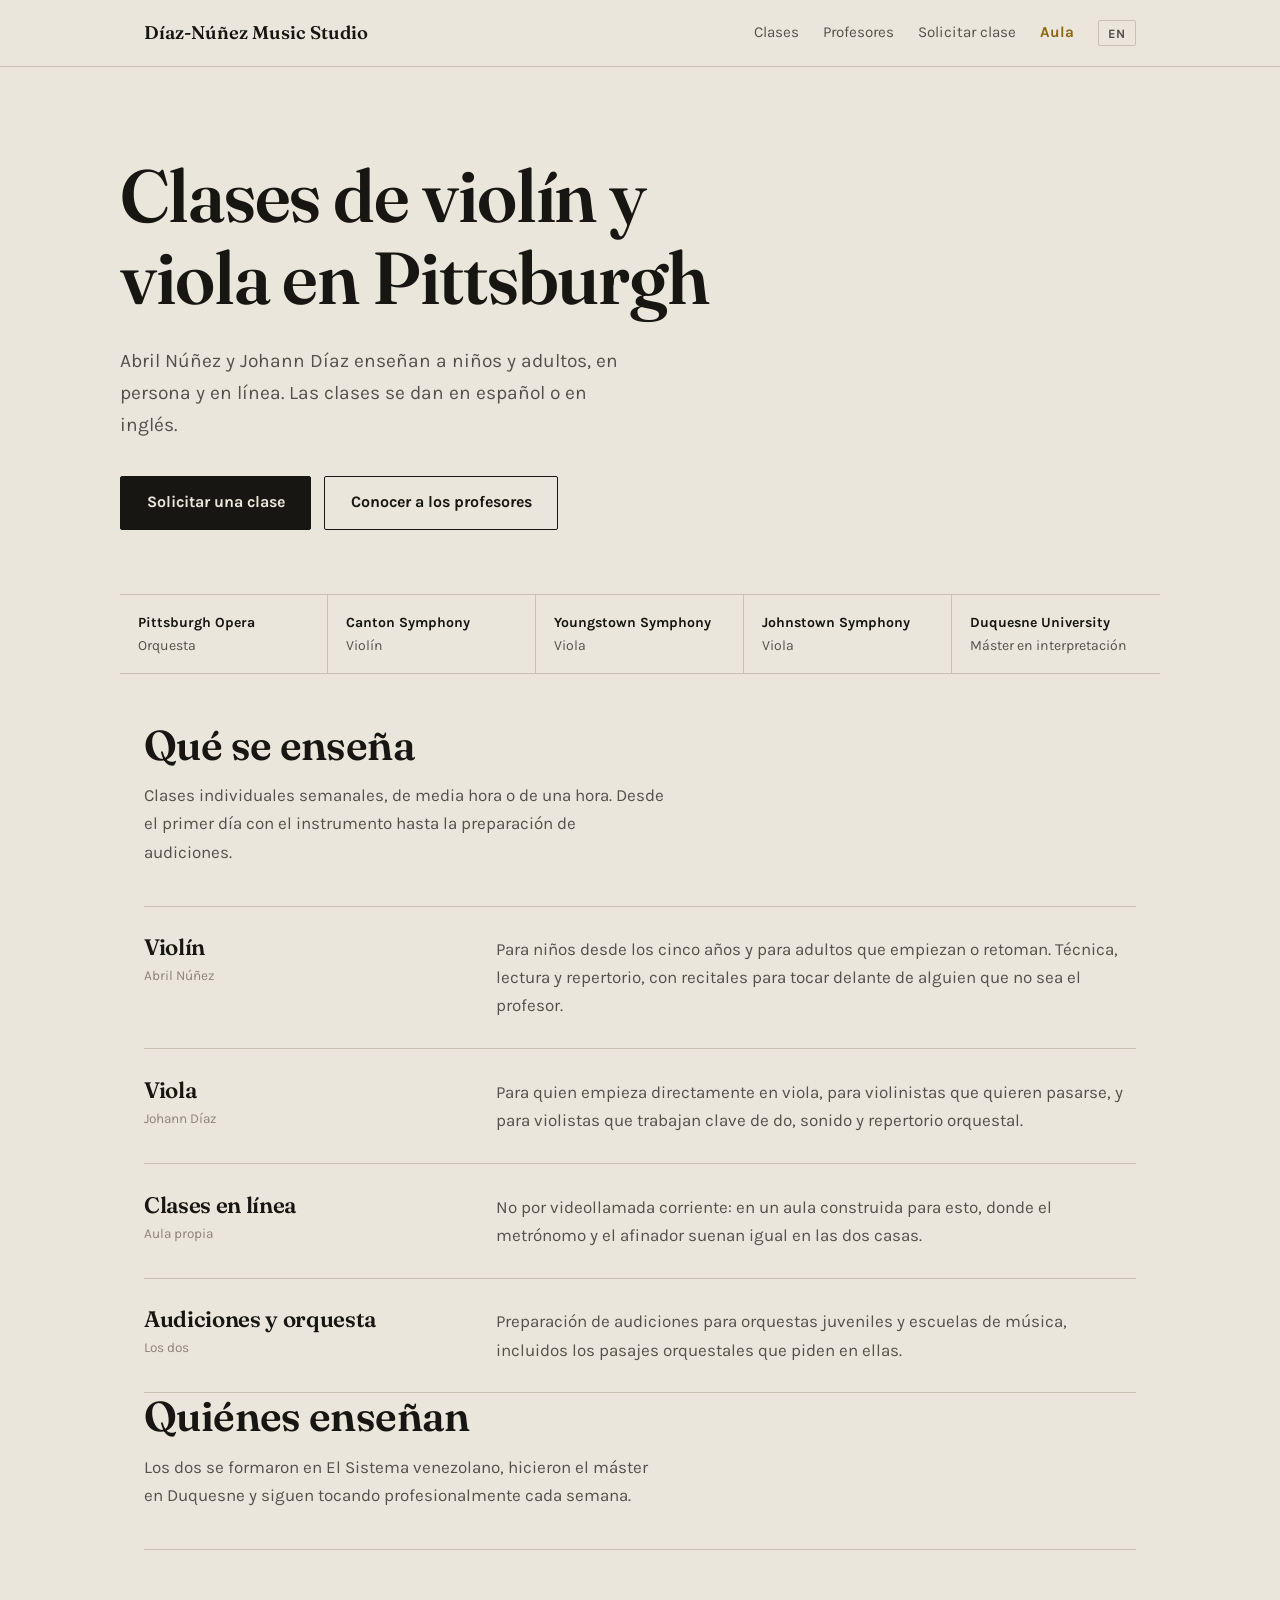
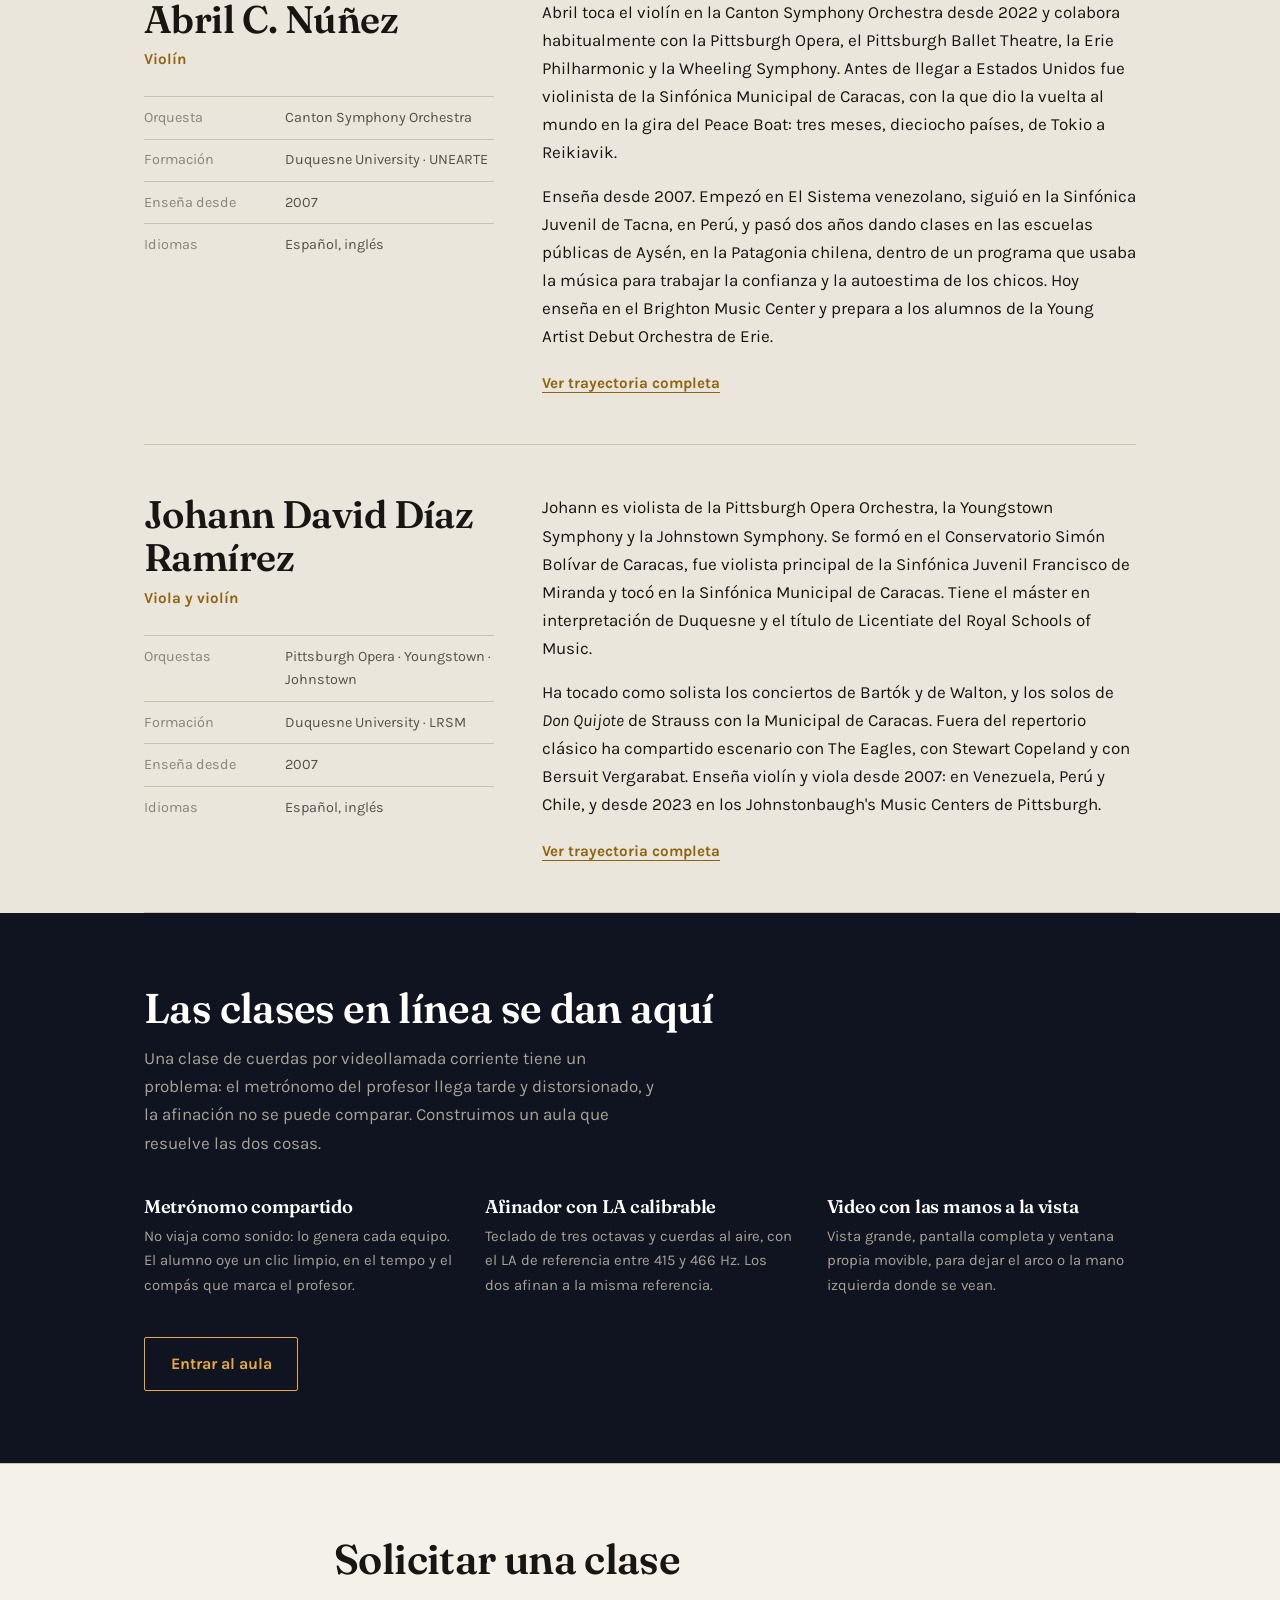
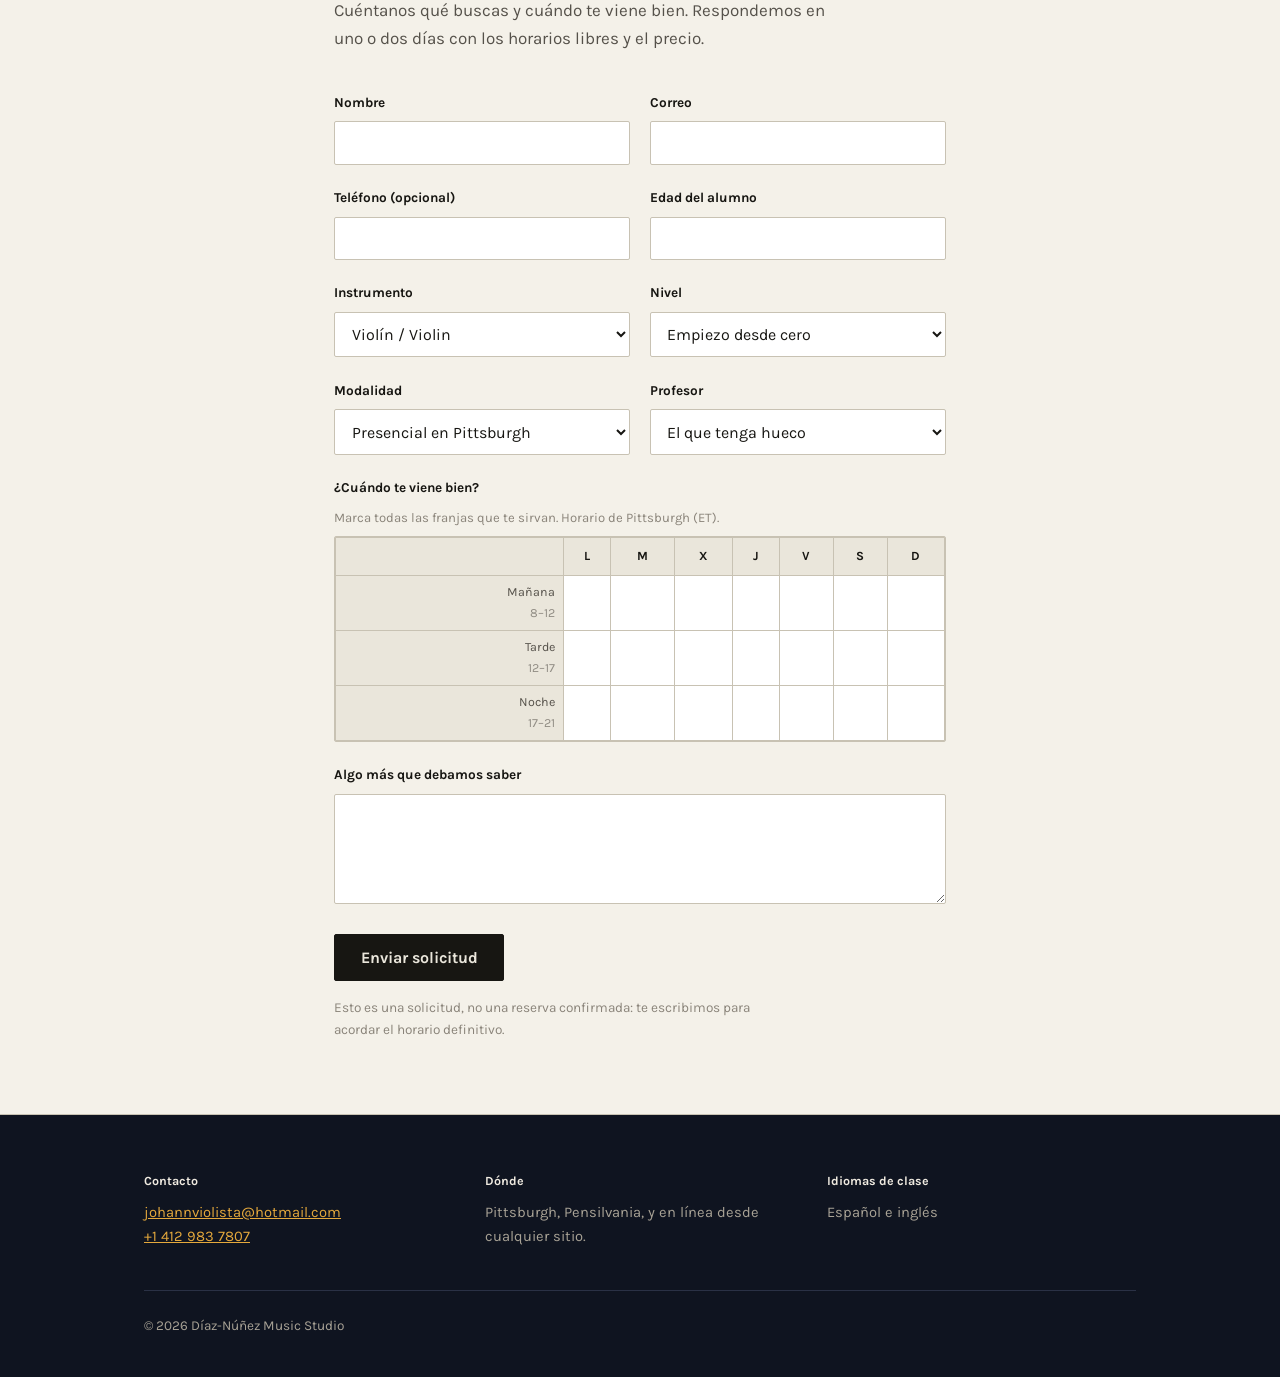
<file: index.html>
<!DOCTYPE html>
<html lang="es">
<head>
  <meta charset="UTF-8" />
  <meta name="viewport" content="width=device-width, initial-scale=1.0" />
  <title>Díaz-Núñez Music Studio | Clases de violín y viola en Pittsburgh</title>
  <meta name="description" content="Clases privadas de violín y viola en Pittsburgh, presenciales y en línea, con músicos de la Pittsburgh Opera y la Canton Symphony. Se enseña en español e inglés." />
  <link rel="preconnect" href="https://fonts.googleapis.com" />
  <link rel="preconnect" href="https://fonts.gstatic.com" crossorigin />
  <link href="https://fonts.googleapis.com/css2?family=Fraunces:opsz,wght@9..144,400;9..144,600&family=Karla:wght@400;500;700&display=swap" rel="stylesheet" />
  <link rel="stylesheet" href="home.css?v=10" />
</head>
<body>

<header class="site-head">
  <div class="wrap">
    <a href="#" class="wordmark">Díaz-Núñez Music Studio</a>
    <nav class="site-nav">
      <a href="#clases" class="hide-sm"><span class="es-only">Clases</span><span class="en-only">Lessons</span></a>
      <a href="#profesores" class="hide-sm"><span class="es-only">Profesores</span><span class="en-only">Faculty</span></a>
      <a href="#solicitar"><span class="es-only">Solicitar clase</span><span class="en-only">Request a lesson</span></a>
      <a href="aula.html" class="to-classroom"><span class="es-only">Aula</span><span class="en-only">Classroom</span></a>
      <button class="lang-toggle" id="lang-toggle" onclick="toggleLanguage()">EN</button>
    </nav>
  </div>
</header>

<!-- Portada: el cartel de un recital. Dónde tocan es la credencial. -->
<div class="bill wrap">
  <h1>
    <span class="es-only">Clases de violín y viola en Pittsburgh</span>
    <span class="en-only">Violin and viola lessons in Pittsburgh</span>
  </h1>
  <p class="lede">
    <span class="es-only">Abril Núñez y Johann Díaz enseñan a niños y adultos, en persona y en línea. Las clases se dan en español o en inglés.</span>
    <span class="en-only">Abril Núñez and Johann Díaz teach children and adults, in person and online. Lessons are taught in Spanish or English.</span>
  </p>
  <div class="bill-actions">
    <a href="#solicitar" class="btn btn-solid"><span class="es-only">Solicitar una clase</span><span class="en-only">Request a lesson</span></a>
    <a href="#profesores" class="btn btn-line"><span class="es-only">Conocer a los profesores</span><span class="en-only">Meet the teachers</span></a>
  </div>

  <ul class="pit-rail">
    <li><strong>Pittsburgh Opera</strong> <span class="es-only">Orquesta</span><span class="en-only">Orchestra</span></li>
    <li><strong>Canton Symphony</strong> <span class="es-only">Violín</span><span class="en-only">Violin</span></li>
    <li><strong>Youngstown Symphony</strong> <span class="es-only">Viola</span><span class="en-only">Viola</span></li>
    <li><strong>Johnstown Symphony</strong> <span class="es-only">Viola</span><span class="en-only">Viola</span></li>
    <li><strong>Duquesne University</strong> <span class="es-only">Máster en interpretación</span><span class="en-only">Master of Music</span></li>
  </ul>
</div>

<!-- Clases -->
<section id="clases" class="wrap">
  <div class="section-head">
    <h2><span class="es-only">Qué se enseña</span><span class="en-only">What we teach</span></h2>
    <p>
      <span class="es-only">Clases individuales semanales, de media hora o de una hora. Desde el primer día con el instrumento hasta la preparación de audiciones.</span>
      <span class="en-only">Weekly private lessons, half an hour or a full hour. From a first day holding the instrument to audition preparation.</span>
    </p>
  </div>

  <div class="offer">
    <div class="offer-row">
      <div>
        <h3><span class="es-only">Violín</span><span class="en-only">Violin</span></h3>
        <div class="who">Abril Núñez</div>
      </div>
      <p>
        <span class="es-only">Para niños desde los cinco años y para adultos que empiezan o retoman. Técnica, lectura y repertorio, con recitales para tocar delante de alguien que no sea el profesor.</span>
        <span class="en-only">For children from age five and for adults starting out or coming back. Technique, reading and repertoire, with recitals so students play for someone other than their teacher.</span>
      </p>
    </div>

    <div class="offer-row">
      <div>
        <h3><span class="es-only">Viola</span><span class="en-only">Viola</span></h3>
        <div class="who">Johann Díaz</div>
      </div>
      <p>
        <span class="es-only">Para quien empieza directamente en viola, para violinistas que quieren pasarse, y para violistas que trabajan clave de do, sonido y repertorio orquestal.</span>
        <span class="en-only">For those starting directly on viola, for violinists making the switch, and for violists working on alto clef, sound and orchestral repertoire.</span>
      </p>
    </div>

    <div class="offer-row">
      <div>
        <h3><span class="es-only">Clases en línea</span><span class="en-only">Online lessons</span></h3>
        <div class="who"><span class="es-only">Aula propia</span><span class="en-only">Our own classroom</span></div>
      </div>
      <p>
        <span class="es-only">No por videollamada corriente: en un aula construida para esto, donde el metrónomo y el afinador suenan igual en las dos casas.</span>
        <span class="en-only">Not over a generic video call: in a classroom built for this, where the metronome and the tuner are identical in both homes.</span>
      </p>
    </div>

    <div class="offer-row">
      <div>
        <h3><span class="es-only">Audiciones y orquesta</span><span class="en-only">Auditions and orchestra</span></h3>
        <div class="who"><span class="es-only">Los dos</span><span class="en-only">Both teachers</span></div>
      </div>
      <p>
        <span class="es-only">Preparación de audiciones para orquestas juveniles y escuelas de música, incluidos los pasajes orquestales que piden en ellas.</span>
        <span class="en-only">Preparation for youth orchestra and music school auditions, including the orchestral excerpts they ask for.</span>
      </p>
    </div>
  </div>
</section>

<!-- Profesores -->
<section id="profesores" class="wrap">
  <div class="section-head">
    <h2><span class="es-only">Quiénes enseñan</span><span class="en-only">Who teaches</span></h2>
    <p>
      <span class="es-only">Los dos se formaron en El Sistema venezolano, hicieron el máster en Duquesne y siguen tocando profesionalmente cada semana.</span>
      <span class="en-only">Both trained in Venezuela's El Sistema, earned their master's at Duquesne, and still perform professionally every week.</span>
    </p>
  </div>

  <div class="faculty">

    <article class="player">
      <div class="player-grid">
        <div>
          <h3>Abril C. Núñez</h3>
          <div class="role"><span class="es-only">Violín</span><span class="en-only">Violin</span></div>
          <dl class="facts">
            <div><dt><span class="es-only">Orquesta</span><span class="en-only">Orchestra</span></dt><dd>Canton Symphony Orchestra</dd></div>
            <div><dt><span class="es-only">Formación</span><span class="en-only">Education</span></dt><dd>Duquesne University · UNEARTE</dd></div>
            <div><dt><span class="es-only">Enseña desde</span><span class="en-only">Teaching since</span></dt><dd>2007</dd></div>
            <div><dt><span class="es-only">Idiomas</span><span class="en-only">Languages</span></dt><dd><span class="es-only">Español, inglés</span><span class="en-only">Spanish, English</span></dd></div>
          </dl>
        </div>

        <div class="bio">
          <div class="es-only">
            <p>Abril toca el violín en la Canton Symphony Orchestra desde 2022 y colabora habitualmente con la Pittsburgh Opera, el Pittsburgh Ballet Theatre, la Erie Philharmonic y la Wheeling Symphony. Antes de llegar a Estados Unidos fue violinista de la Sinfónica Municipal de Caracas, con la que dio la vuelta al mundo en la gira del Peace Boat: tres meses, dieciocho países, de Tokio a Reikiavik.</p>
            <p>Enseña desde 2007. Empezó en El Sistema venezolano, siguió en la Sinfónica Juvenil de Tacna, en Perú, y pasó dos años dando clases en las escuelas públicas de Aysén, en la Patagonia chilena, dentro de un programa que usaba la música para trabajar la confianza y la autoestima de los chicos. Hoy enseña en el Brighton Music Center y prepara a los alumnos de la Young Artist Debut Orchestra de Erie.</p>
          </div>
          <div class="en-only">
            <p>Abril has played violin with the Canton Symphony Orchestra since 2022 and performs regularly with Pittsburgh Opera, Pittsburgh Ballet Theatre, the Erie Philharmonic and the Wheeling Symphony. Before moving to the United States she played with the Municipal Symphony of Caracas, touring the world aboard the Peace Boat: three months, eighteen countries, Tokyo to Reykjavik.</p>
            <p>She has taught since 2007 — first in Venezuela's El Sistema, then with the Tacna Youth Symphony in Peru, then two years teaching across the public schools of Aysén, in Chilean Patagonia, in a program that used music to build children's confidence. She now teaches at Brighton Music Center and coaches students of the Young Artist Debut Orchestra in Erie.</p>
          </div>

          <button class="more-btn" type="button" data-more="abril-more" aria-expanded="false" aria-controls="abril-more">
            <span class="es-only">Ver trayectoria completa</span><span class="en-only">Full background</span>
          </button>

          <div class="more-panel" id="abril-more" hidden>
            <h4><span class="es-only">Orquestas</span><span class="en-only">Orchestras</span></h4>
            <ul>
              <li>Canton Symphony Orchestra <span class="es-only">— violín II (sección), desde 2022</span><span class="en-only">— second violin (section), since 2022</span></li>
              <li>Westmoreland Symphony Orchestra <span class="es-only">— violín I (sección), 2022–2023</span><span class="en-only">— first violin (section), 2022–2023</span></li>
              <li><span class="es-only">Sinfónica Municipal de Caracas — violín I (sección), 2015–2018</span><span class="en-only">Municipal Symphony of Caracas — first violin (section), 2015–2018</span></li>
              <li><span class="es-only">Sinfónica del Estado Yaracuy, Venezuela — 2001–2015</span><span class="en-only">Yaracuy State Symphony, Venezuela — 2001–2015</span></li>
              <li><span class="es-only">Colabora con Pittsburgh Opera, Pittsburgh Ballet Theatre, Wheeling, Youngstown, Erie Philharmonic, Butler County, Altoona y Washington Symphony</span><span class="en-only">Also performs with Pittsburgh Opera, Pittsburgh Ballet Theatre, Wheeling, Youngstown, Erie Philharmonic, Butler County, Altoona and Washington Symphony</span></li>
            </ul>

            <h4><span class="es-only">Como solista</span><span class="en-only">As soloist</span></h4>
            <ul>
              <li><span class="es-only">Bach, Concierto para dos violines BWV 1043 — Sinfónica Municipal de Caracas</span><span class="en-only">Bach, Double Violin Concerto BWV 1043 — Municipal Symphony of Caracas</span></li>
              <li><span class="es-only">Corelli, Concerto grosso op. 6 n.º 4 — Sinfónica Municipal de Caracas</span><span class="en-only">Corelli, Concerto grosso op. 6 no. 4 — Municipal Symphony of Caracas</span></li>
              <li><span class="es-only">Vivaldi, Concierto para cuatro violines RV 580 — Sinfónica del Estado Yaracuy</span><span class="en-only">Vivaldi, Concerto for Four Violins RV 580 — Yaracuy State Symphony</span></li>
              <li><span class="es-only">Recital de máster, PNC Recital Hall, Duquesne University (2023)</span><span class="en-only">Graduate recital, PNC Recital Hall, Duquesne University (2023)</span></li>
            </ul>

            <h4><span class="es-only">Festivales y giras</span><span class="en-only">Festivals and tours</span></h4>
            <ul>
              <li>Buzzards Bay Musicfest · Sunflower Music Festival (2025, 2026)</li>
              <li>Ohio Light Opera (2022)</li>
              <li><span class="es-only">Gira mundial del Peace Boat con la Municipal de Caracas (2017)</span><span class="en-only">Peace Boat world tour with the Municipal of Caracas (2017)</span></li>
              <li><span class="es-only">Festival de Inverno de Campos do Jordão, Brasil (2016)</span><span class="en-only">Campos do Jordão Winter Festival, Brazil (2016)</span></li>
              <li><span class="es-only">Concierto con Andrea Bocelli (2024)</span><span class="en-only">Concert with Andrea Bocelli (2024)</span></li>
            </ul>

            <h4><span class="es-only">Enseñanza</span><span class="en-only">Teaching</span></h4>
            <ul>
              <li><span class="es-only">Brighton Music Center, Pittsburgh (desde 2024)</span><span class="en-only">Brighton Music Center, Pittsburgh (since 2024)</span></li>
              <li><span class="es-only">Young Artist Debut Orchestra, Erie (desde 2023)</span><span class="en-only">Young Artist Debut Orchestra, Erie (since 2023)</span></li>
              <li><span class="es-only">FOJI, orquestas juveniles de Chile — Aysén (2019–2021)</span><span class="en-only">FOJI, Chilean youth orchestras — Aysén (2019–2021)</span></li>
              <li><span class="es-only">Sinfónica Juvenil e Infantil de Tacna, Perú (2018)</span><span class="en-only">Tacna Youth and Children's Symphony, Peru (2018)</span></li>
              <li><span class="es-only">El Sistema, Venezuela (2007–2016)</span><span class="en-only">El Sistema, Venezuela (2007–2016)</span></li>
              <li><span class="es-only">Curso de filosofía Suzuki, Asociación Suzuki del Perú (2021)</span><span class="en-only">Suzuki philosophy course, Peru Suzuki Association (2021)</span></li>
            </ul>
          </div>
        </div>
      </div>
    </article>

    <article class="player">
      <div class="player-grid">
        <div>
          <h3>Johann David Díaz Ramírez</h3>
          <div class="role"><span class="es-only">Viola y violín</span><span class="en-only">Viola and violin</span></div>
          <dl class="facts">
            <div><dt><span class="es-only">Orquestas</span><span class="en-only">Orchestras</span></dt><dd>Pittsburgh Opera · Youngstown · Johnstown</dd></div>
            <div><dt><span class="es-only">Formación</span><span class="en-only">Education</span></dt><dd>Duquesne University · LRSM</dd></div>
            <div><dt><span class="es-only">Enseña desde</span><span class="en-only">Teaching since</span></dt><dd>2007</dd></div>
            <div><dt><span class="es-only">Idiomas</span><span class="en-only">Languages</span></dt><dd><span class="es-only">Español, inglés</span><span class="en-only">Spanish, English</span></dd></div>
          </dl>
        </div>

        <div class="bio">
          <div class="es-only">
            <p>Johann es violista de la Pittsburgh Opera Orchestra, la Youngstown Symphony y la Johnstown Symphony. Se formó en el Conservatorio Simón Bolívar de Caracas, fue violista principal de la Sinfónica Juvenil Francisco de Miranda y tocó en la Sinfónica Municipal de Caracas. Tiene el máster en interpretación de Duquesne y el título de Licentiate del Royal Schools of Music.</p>
            <p>Ha tocado como solista los conciertos de Bartók y de Walton, y los solos de <em>Don Quijote</em> de Strauss con la Municipal de Caracas. Fuera del repertorio clásico ha compartido escenario con The Eagles, con Stewart Copeland y con Bersuit Vergarabat. Enseña violín y viola desde 2007: en Venezuela, Perú y Chile, y desde 2023 en los Johnstonbaugh's Music Centers de Pittsburgh.</p>
          </div>
          <div class="en-only">
            <p>Johann plays viola with the Pittsburgh Opera Orchestra, the Youngstown Symphony and the Johnstown Symphony. He trained at the Simón Bolívar Conservatory in Caracas, was principal violist of the Francisco de Miranda Youth Symphony and played with the Municipal Symphony of Caracas. He holds a master's in performance from Duquesne and a Licentiate from the Royal Schools of Music.</p>
            <p>As a soloist he has performed the Bartók and Walton concertos and the <em>Don Quixote</em> viola solos with the Municipal of Caracas. Outside the classical repertoire he has shared a stage with The Eagles, Stewart Copeland and Bersuit Vergarabat. He has taught violin and viola since 2007: in Venezuela, Peru and Chile, and since 2023 at Johnstonbaugh's Music Centers in Pittsburgh.</p>
          </div>

          <button class="more-btn" type="button" data-more="johann-more" aria-expanded="false" aria-controls="johann-more">
            <span class="es-only">Ver trayectoria completa</span><span class="en-only">Full background</span>
          </button>

          <div class="more-panel" id="johann-more" hidden>
            <h4><span class="es-only">Orquestas</span><span class="en-only">Orchestras</span></h4>
            <ul>
              <li>Pittsburgh Opera Orchestra <span class="es-only">— desde 2024</span><span class="en-only">— since 2024</span></li>
              <li>Youngstown Symphony Orchestra <span class="es-only">— desde 2024</span><span class="en-only">— since 2024</span></li>
              <li>Johnstown Symphony Orchestra <span class="es-only">— desde 2025</span><span class="en-only">— since 2025</span></li>
              <li><span class="es-only">Sinfónica Municipal de Caracas — viola, 2015–2018</span><span class="en-only">Municipal Symphony of Caracas — viola, 2015–2018</span></li>
              <li><span class="es-only">Sinfónica Juvenil Francisco de Miranda — viola principal, 2012–2014</span><span class="en-only">Francisco de Miranda Youth Symphony — principal viola, 2012–2014</span></li>
              <li><span class="es-only">Sustituto en Canton, Erie Philharmonic, Wheeling, Westmoreland, Butler County, Altoona y Washington Symphony</span><span class="en-only">Substitute with Canton, Erie Philharmonic, Wheeling, Westmoreland, Butler County, Altoona and Washington Symphony</span></li>
            </ul>

            <h4><span class="es-only">Como solista</span><span class="en-only">As soloist</span></h4>
            <ul>
              <li><span class="es-only">Concierto para viola de Bartók y concierto de Walton (Santo Domingo, 2019)</span><span class="en-only">Bartók Viola Concerto and Walton Viola Concerto (Santo Domingo, 2019)</span></li>
              <li><span class="es-only">Strauss, <em>Don Quijote</em> op. 35 — solos de viola, Caracas (2016)</span><span class="en-only">Strauss, <em>Don Quixote</em> op. 35 — viola solos, Caracas (2016)</span></li>
              <li><span class="es-only">Bach, 3.ª Suite y <em>Cadenza</em> de Penderecki (Duquesne, 2023)</span><span class="en-only">Bach, Third Suite and Penderecki's <em>Cadenza</em> (Duquesne, 2023)</span></li>
            </ul>

            <h4><span class="es-only">Música de cámara y festivales</span><span class="en-only">Chamber music and festivals</span></h4>
            <ul>
              <li>Sunflower Music Festival, Topeka · Buzzards Bay Musicfest, Marion</li>
              <li><span class="es-only">Gira internacional con la Municipal de Caracas: Japón, Singapur, Tailandia, Sri Lanka, Italia, España, Portugal, Francia y Rusia (2017)</span><span class="en-only">International tour with the Municipal of Caracas: Japan, Singapore, Thailand, Sri Lanka, Italy, Spain, Portugal, France and Russia (2017)</span></li>
              <li><span class="es-only">Festival de Inverno de Campos do Jordão, Brasil (2016)</span><span class="en-only">Campos do Jordão Winter Festival, Brazil (2016)</span></li>
              <li><span class="es-only">Gira de aniversario de Guayaquil, Ecuador (2010)</span><span class="en-only">Guayaquil anniversary tour, Ecuador (2010)</span></li>
            </ul>

            <h4><span class="es-only">Enseñanza</span><span class="en-only">Teaching</span></h4>
            <ul>
              <li><span class="es-only">Johnstonbaugh's Music Centers, Pittsburgh (desde 2023)</span><span class="en-only">Johnstonbaugh's Music Centers, Pittsburgh (since 2023)</span></li>
              <li><span class="es-only">Orquesta Comunal de Aysén, Chile (2019–2021)</span><span class="en-only">Aysén Community Orchestra, Chile (2019–2021)</span></li>
              <li><span class="es-only">Sinfónica Juvenil de Tacna, Perú (2017–2019)</span><span class="en-only">Tacna Youth Symphony, Peru (2017–2019)</span></li>
              <li><span class="es-only">Orquestas de El Sistema, Venezuela (2007–2015)</span><span class="en-only">El Sistema orchestras, Venezuela (2007–2015)</span></li>
              <li><span class="es-only">Filosofía Suzuki</span><span class="en-only">Suzuki philosophy</span></li>
            </ul>
          </div>
        </div>
      </div>
    </article>

  </div>
</section>

<!-- El aula -->
<section class="classroom-band">
  <div class="wrap">
    <div class="section-head">
      <h2><span class="es-only">Las clases en línea se dan aquí</span><span class="en-only">Online lessons happen here</span></h2>
      <p>
        <span class="es-only">Una clase de cuerdas por videollamada corriente tiene un problema: el metrónomo del profesor llega tarde y distorsionado, y la afinación no se puede comparar. Construimos un aula que resuelve las dos cosas.</span>
        <span class="en-only">A strings lesson over a normal video call has a problem: the teacher's metronome arrives late and distorted, and intonation can't be compared. We built a classroom that fixes both.</span>
      </p>
    </div>

    <div class="tool-list">
      <div>
        <h3><span class="es-only">Metrónomo compartido</span><span class="en-only">Shared metronome</span></h3>
        <p><span class="es-only">No viaja como sonido: lo genera cada equipo. El alumno oye un clic limpio, en el tempo y el compás que marca el profesor.</span><span class="en-only">It doesn't travel as audio: each computer generates it. The student hears a clean click at the tempo and meter the teacher sets.</span></p>
      </div>
      <div>
        <h3><span class="es-only">Afinador con LA calibrable</span><span class="en-only">Tuner with adjustable A</span></h3>
        <p><span class="es-only">Teclado de tres octavas y cuerdas al aire, con el LA de referencia entre 415 y 466 Hz. Los dos afinan a la misma referencia.</span><span class="en-only">A three-octave keyboard and open strings, with the reference A between 415 and 466 Hz. Both sides tune to the same pitch.</span></p>
      </div>
      <div>
        <h3><span class="es-only">Video con las manos a la vista</span><span class="en-only">Video that shows the hands</span></h3>
        <p><span class="es-only">Vista grande, pantalla completa y ventana propia movible, para dejar el arco o la mano izquierda donde se vean.</span><span class="en-only">Large view, fullscreen, and a movable self-view, so the bow or the left hand stays visible.</span></p>
      </div>
    </div>

    <a href="aula.html" class="btn btn-line"><span class="es-only">Entrar al aula</span><span class="en-only">Enter the classroom</span></a>
  </div>
</section>

<!-- Solicitud -->
<section id="solicitar" class="request">
  <div class="wrap narrow">
    <div class="section-head">
      <h2><span class="es-only">Solicitar una clase</span><span class="en-only">Request a lesson</span></h2>
      <p>
        <span class="es-only">Cuéntanos qué buscas y cuándo te viene bien. Respondemos en uno o dos días con los horarios libres y el precio.</span>
        <span class="en-only">Tell us what you're looking for and when you're free. We reply within a day or two with available times and pricing.</span>
      </p>
    </div>

    <form id="request-form" novalidate>
      <div class="field-row">
        <div class="field">
          <label for="f-name"><span class="es-only">Nombre</span><span class="en-only">Name</span></label>
          <input type="text" id="f-name" name="name" autocomplete="name" />
        </div>
        <div class="field">
          <label for="f-email"><span class="es-only">Correo</span><span class="en-only">Email</span></label>
          <input type="email" id="f-email" name="email" autocomplete="email" />
        </div>
      </div>

      <div class="field-row">
        <div class="field">
          <label for="f-phone"><span class="es-only">Teléfono (opcional)</span><span class="en-only">Phone (optional)</span></label>
          <input type="tel" id="f-phone" name="phone" autocomplete="tel" />
        </div>
        <div class="field">
          <label for="f-age"><span class="es-only">Edad del alumno</span><span class="en-only">Student's age</span></label>
          <input type="text" id="f-age" name="age" />
        </div>
      </div>

      <div class="field-row">
        <div class="field">
          <label for="f-instrument"><span class="es-only">Instrumento</span><span class="en-only">Instrument</span></label>
          <select id="f-instrument" name="instrument">
            <option>Violín / Violin</option>
            <option>Viola</option>
            <option data-es="Aún no lo decido" data-en="Not sure yet">Aún no lo decido</option>
          </select>
        </div>
        <div class="field">
          <label for="f-level"><span class="es-only">Nivel</span><span class="en-only">Level</span></label>
          <select id="f-level" name="level">
            <option data-es="Empiezo desde cero" data-en="Complete beginner">Empiezo desde cero</option>
            <option data-es="Llevo un tiempo tocando" data-en="Been playing a while">Llevo un tiempo tocando</option>
            <option data-es="Nivel avanzado" data-en="Advanced">Nivel avanzado</option>
            <option data-es="Retomo después de años" data-en="Returning after years">Retomo después de años</option>
          </select>
        </div>
      </div>

      <div class="field-row">
        <div class="field">
          <label for="f-mode"><span class="es-only">Modalidad</span><span class="en-only">Format</span></label>
          <select id="f-mode" name="mode">
            <option data-es="Presencial en Pittsburgh" data-en="In person in Pittsburgh">Presencial en Pittsburgh</option>
            <option data-es="En línea" data-en="Online">En línea</option>
            <option data-es="Cualquiera de las dos" data-en="Either one">Cualquiera de las dos</option>
          </select>
        </div>
        <div class="field">
          <label for="f-teacher"><span class="es-only">Profesor</span><span class="en-only">Teacher</span></label>
          <select id="f-teacher" name="teacher">
            <option data-es="El que tenga hueco" data-en="Whoever has room">El que tenga hueco</option>
            <option>Abril Núñez</option>
            <option>Johann Díaz</option>
          </select>
        </div>
      </div>

      <div class="field">
        <span class="legend"><span class="es-only">¿Cuándo te viene bien?</span><span class="en-only">When are you free?</span></span>
        <p class="help">
          <span class="es-only">Marca todas las franjas que te sirvan. Horario de Pittsburgh (ET).</span>
          <span class="en-only">Mark every block that works for you. Pittsburgh time (ET).</span>
        </p>
        <div class="slots">
          <table id="slot-grid">
            <thead><tr id="slot-head"></tr></thead>
            <tbody id="slot-body"></tbody>
          </table>
        </div>
      </div>

      <div class="field">
        <label for="f-message"><span class="es-only">Algo más que debamos saber</span><span class="en-only">Anything else we should know</span></label>
        <textarea id="f-message" name="message"></textarea>
      </div>

      <button type="submit" class="btn btn-solid"><span class="es-only">Enviar solicitud</span><span class="en-only">Send request</span></button>
      <p class="form-error" id="form-error" hidden></p>

      <p class="form-note">
        <span class="es-only">Esto es una solicitud, no una reserva confirmada: te escribimos para acordar el horario definitivo.</span>
        <span class="en-only">This is a request, not a confirmed booking: we'll write back to agree on a time.</span>
      </p>
    </form>

    <div class="form-ok" id="form-ok" hidden>
      <p id="form-ok-text"></p>
    </div>
  </div>
</section>

<footer class="site-foot">
  <div class="wrap">
    <div class="foot-grid">
      <div>
        <h4><span class="es-only">Contacto</span><span class="en-only">Contact</span></h4>
        <p><a href="mailto:johannviolista@hotmail.com">johannviolista@hotmail.com</a></p>
        <p><a href="tel:+14129837807">+1 412 983 7807</a></p>
      </div>
      <div>
        <h4><span class="es-only">Dónde</span><span class="en-only">Where</span></h4>
        <p><span class="es-only">Pittsburgh, Pensilvania, y en línea desde cualquier sitio.</span><span class="en-only">Pittsburgh, Pennsylvania, and online from anywhere.</span></p>
      </div>
      <div>
        <h4><span class="es-only">Idiomas de clase</span><span class="en-only">Lesson languages</span></h4>
        <p><span class="es-only">Español e inglés</span><span class="en-only">Spanish and English</span></p>
      </div>
    </div>
    <div class="foot-base">
      <p>&copy; 2026 Díaz-Núñez Music Studio</p>
    </div>
  </div>
</footer>

<script src="home.js?v=10"></script>
</body>
</html>
</file>
<file: home.css>
/* ==========================================================================
   Díaz-Núñez Music Studio — página pública
   El aula es oscura porque se mira una hora seguida. Esta página es clara:
   papel de partitura, tinta, y el latón de los metales como acento.
   ========================================================================== */

:root {
  --paper:       #eae6db;
  --paper-card:  #f4f1e9;
  --ink:         #171612;
  --ink-soft:    #55514a;
  --ink-faint:   #8a847a;
  --night:       #0f1420;
  --brass:       #8f6410;   /* acento sobre papel  */
  --brass-lit:   #e5a93c;   /* acento sobre noche  */
  --rule:        #c8c2b3;

  --display: "Fraunces", Georgia, serif;
  --text: "Karla", -apple-system, BlinkMacSystemFont, "Segoe UI", sans-serif;
}

* { box-sizing: border-box; margin: 0; padding: 0; }

html { scroll-behavior: smooth; }
@media (prefers-reduced-motion: reduce) {
  html { scroll-behavior: auto; }
  * { transition: none !important; animation: none !important; }
}

body {
  background: var(--paper);
  color: var(--ink);
  font-family: var(--text);
  font-size: 17px;
  line-height: 1.65;
  -webkit-font-smoothing: antialiased;
}

:focus-visible { outline: 2px solid var(--brass); outline-offset: 3px; }

.wrap { max-width: 1040px; margin: 0 auto; padding: 0 1.5rem; }
.narrow { max-width: 660px; }

h1, h2, h3 { font-family: var(--display); font-weight: 600; line-height: 1.12; letter-spacing: -0.015em; }

/* ---------- Cabecera ---------- */
.site-head {
  position: sticky; top: 0; z-index: 100;
  background: var(--paper);
  border-bottom: 1px solid var(--rule);
}
.site-head .wrap { display: flex; align-items: center; justify-content: space-between; height: 66px; gap: 1rem; }
.wordmark { font-family: var(--display); font-size: 1.15rem; font-weight: 600; color: var(--ink); text-decoration: none; white-space: nowrap; }
.site-nav { display: flex; align-items: center; gap: 1.5rem; }
.site-nav a { color: var(--ink-soft); text-decoration: none; font-size: 0.95rem; }
.site-nav a:hover { color: var(--ink); text-decoration: underline; text-underline-offset: 4px; }
.site-nav .to-classroom { color: var(--brass); font-weight: 700; }
.lang-toggle {
  background: none; border: 1px solid var(--rule); border-radius: 2px;
  font-family: var(--text); font-size: 0.8rem; font-weight: 700;
  color: var(--ink-soft); padding: 0.3rem 0.6rem; cursor: pointer;
}
.lang-toggle:hover { border-color: var(--ink); color: var(--ink); }
@media (max-width: 640px) { .site-nav .hide-sm { display: none; } }

/* ---------- Botones ---------- */
.btn {
  display: inline-block; font-family: var(--text); font-size: 1rem; font-weight: 700;
  padding: 0.8rem 1.6rem; border-radius: 2px; text-decoration: none; cursor: pointer;
  border: 1px solid var(--ink); transition: background 0.15s, color 0.15s;
}
.btn-solid { background: var(--ink); color: var(--paper); }
.btn-solid:hover { background: var(--brass); border-color: var(--brass); }
.btn-line { background: none; color: var(--ink); }
.btn-line:hover { background: var(--ink); color: var(--paper); }

/* ---------- Portada: el cartel de un recital ---------- */
.bill { padding: 5.5rem 0 3rem; }
.bill h1 { font-size: clamp(2.6rem, 7vw, 4.6rem); max-width: 14ch; }
.bill .lede { font-size: 1.2rem; color: var(--ink-soft); max-width: 46ch; margin: 1.6rem 0 2.2rem; }
.bill-actions { display: flex; flex-wrap: wrap; gap: 0.8rem; }

/* Dónde tocan: la credencial real de un músico */
.pit-rail {
  margin-top: 4rem;
  border-top: 1px solid var(--rule);
  border-bottom: 1px solid var(--rule);
  display: grid;
  grid-template-columns: repeat(auto-fit, minmax(150px, 1fr));
}
.pit-rail li { list-style: none; padding: 1rem 1.1rem; border-right: 1px solid var(--rule); font-size: 0.88rem; color: var(--ink-soft); }
.pit-rail li:last-child { border-right: none; }
.pit-rail strong { display: block; font-weight: 700; color: var(--ink); }

/* ---------- Secciones ---------- */
section { padding: 4.5rem 0; }
.section-head { margin-bottom: 2.5rem; }
.section-head h2 { font-size: clamp(1.9rem, 4vw, 2.6rem); }
.section-head p { color: var(--ink-soft); max-width: 52ch; margin-top: 0.8rem; }

/* ---------- Clases: pauta de renglones, no tarjetas ---------- */
.offer { border-top: 1px solid var(--rule); }
.offer-row {
  display: grid; grid-template-columns: 1fr 2fr; gap: 2rem;
  padding: 1.8rem 0; border-bottom: 1px solid var(--rule); align-items: start;
}
.offer-row h3 { font-size: 1.4rem; }
.offer-row .who { font-size: 0.85rem; color: var(--ink-faint); margin-top: 0.3rem; }
.offer-row p { color: var(--ink-soft); }
@media (max-width: 680px) { .offer-row { grid-template-columns: 1fr; gap: 0.6rem; } }

/* ---------- Profesores ---------- */
.faculty { border-top: 1px solid var(--rule); }
.player { padding: 3rem 0; border-bottom: 1px solid var(--rule); }
.player-grid { display: grid; grid-template-columns: 1fr 1.7fr; gap: 3rem; }
@media (max-width: 800px) { .player-grid { grid-template-columns: 1fr; gap: 1.5rem; } }
.player h3 { font-size: clamp(1.8rem, 4vw, 2.4rem); }
.player .role { font-size: 0.95rem; color: var(--brass); font-weight: 700; margin-top: 0.4rem; }
.player .bio p + p { margin-top: 1rem; }
.player .bio p { max-width: 64ch; }

.facts { margin-top: 1.5rem; font-size: 0.9rem; }
.facts div { display: grid; grid-template-columns: 8rem 1fr; gap: 0.8rem; padding: 0.55rem 0; border-top: 1px solid var(--rule); }
.facts dt { color: var(--ink-faint); }
.facts dd { color: var(--ink-soft); }
@media (max-width: 520px) { .facts div { grid-template-columns: 1fr; gap: 0.1rem; } }

.more-btn {
  margin-top: 1.5rem; background: none; border: none; padding: 0;
  font-family: var(--text); font-size: 0.95rem; font-weight: 700;
  color: var(--brass); cursor: pointer; border-bottom: 1px solid var(--brass);
}
.more-panel { margin-top: 1.5rem; }
.more-panel[hidden] { display: none; }
.more-panel h4 { font-family: var(--text); font-size: 0.8rem; font-weight: 700; color: var(--ink-faint); margin: 1.4rem 0 0.5rem; }
.more-panel ul { margin-left: 1.1rem; color: var(--ink-soft); font-size: 0.92rem; }
.more-panel li { margin-bottom: 0.3rem; }

/* ---------- El aula: banda oscura, anticipo de cómo se ve ---------- */
.classroom-band { background: var(--night); color: #efeae0; }
.classroom-band h2 { color: #fff; }
.classroom-band .section-head p { color: #a9a396; }
.classroom-band .btn-line { color: var(--brass-lit); border-color: var(--brass-lit); }
.classroom-band .btn-line:hover { background: var(--brass-lit); color: var(--night); }
.tool-list { display: grid; grid-template-columns: repeat(auto-fit, minmax(220px, 1fr)); gap: 2rem; margin-bottom: 2.5rem; }
.tool-list h3 { font-size: 1.15rem; color: #fff; margin-bottom: 0.4rem; }
.tool-list p { color: #a9a396; font-size: 0.93rem; }

/* ---------- Solicitud de clase ---------- */
.request { background: var(--paper-card); border-top: 1px solid var(--rule); border-bottom: 1px solid var(--rule); }
.field { margin-bottom: 1.4rem; }
.field label, .legend { display: block; font-size: 0.85rem; font-weight: 700; margin-bottom: 0.45rem; }
.field .help { font-size: 0.82rem; color: var(--ink-faint); font-weight: 400; margin-bottom: 0.5rem; }
.field input, .field select, .field textarea {
  width: 100%; font-family: var(--text); font-size: 1rem;
  padding: 0.7rem 0.8rem; background: #fff;
  border: 1px solid var(--rule); border-radius: 2px; color: var(--ink);
}
.field textarea { min-height: 110px; resize: vertical; }
.field input:focus, .field select:focus, .field textarea:focus { border-color: var(--brass); outline: none; box-shadow: 0 0 0 3px rgba(143, 100, 16, 0.15); }
.field-row { display: grid; grid-template-columns: 1fr 1fr; gap: 1.2rem; }
@media (max-width: 600px) { .field-row { grid-template-columns: 1fr; gap: 0; } }

/* Rejilla de disponibilidad */
.slots { border: 1px solid var(--rule); border-radius: 2px; overflow: hidden; background: #fff; }
.slots table { width: 100%; border-collapse: collapse; }
.slots th, .slots td { border: 1px solid var(--rule); padding: 0; text-align: center; }
.slots thead th { font-size: 0.78rem; font-weight: 700; padding: 0.5rem 0.2rem; background: var(--paper); }
.slots tbody th { font-size: 0.78rem; font-weight: 400; color: var(--ink-soft); padding: 0.4rem 0.5rem; text-align: right; white-space: nowrap; background: var(--paper); }
.slot {
  display: block; width: 100%; border: none; background: none; cursor: pointer;
  padding: 0.85rem 0.2rem; font-family: var(--text); font-size: 0.8rem; color: var(--ink-faint);
}
.slot:hover { background: rgba(143, 100, 16, 0.1); }
.slot[aria-pressed="true"] { background: var(--brass); color: #fff; font-weight: 700; }
.slot[aria-pressed="true"]::after { content: "✓"; }

.form-note { font-size: 0.85rem; color: var(--ink-faint); margin-top: 1rem; max-width: 52ch; }
.form-error { color: #8c2f39; font-size: 0.88rem; font-weight: 700; margin-top: 0.8rem; }
.form-ok { background: #fff; border: 1px solid var(--brass); border-left: 4px solid var(--brass); padding: 1.2rem 1.4rem; margin-top: 1.5rem; }
.form-ok[hidden] { display: none; }

/* ---------- Pie ---------- */
.site-foot { background: var(--night); color: #a9a396; padding: 3.5rem 0 2.5rem; font-size: 0.92rem; }
.site-foot a { color: var(--brass-lit); }
.foot-grid { display: grid; grid-template-columns: repeat(auto-fit, minmax(200px, 1fr)); gap: 2rem; margin-bottom: 2.5rem; }
.foot-grid h4 { font-family: var(--text); font-size: 0.78rem; font-weight: 700; color: #efeae0; margin-bottom: 0.6rem; }
.foot-base { border-top: 1px solid #2a3145; padding-top: 1.5rem; font-size: 0.85rem; }

/* ---------- Idioma ---------- */
html[lang="es"] .en-only { display: none; }
html[lang="en"] .es-only { display: none; }
</file>
